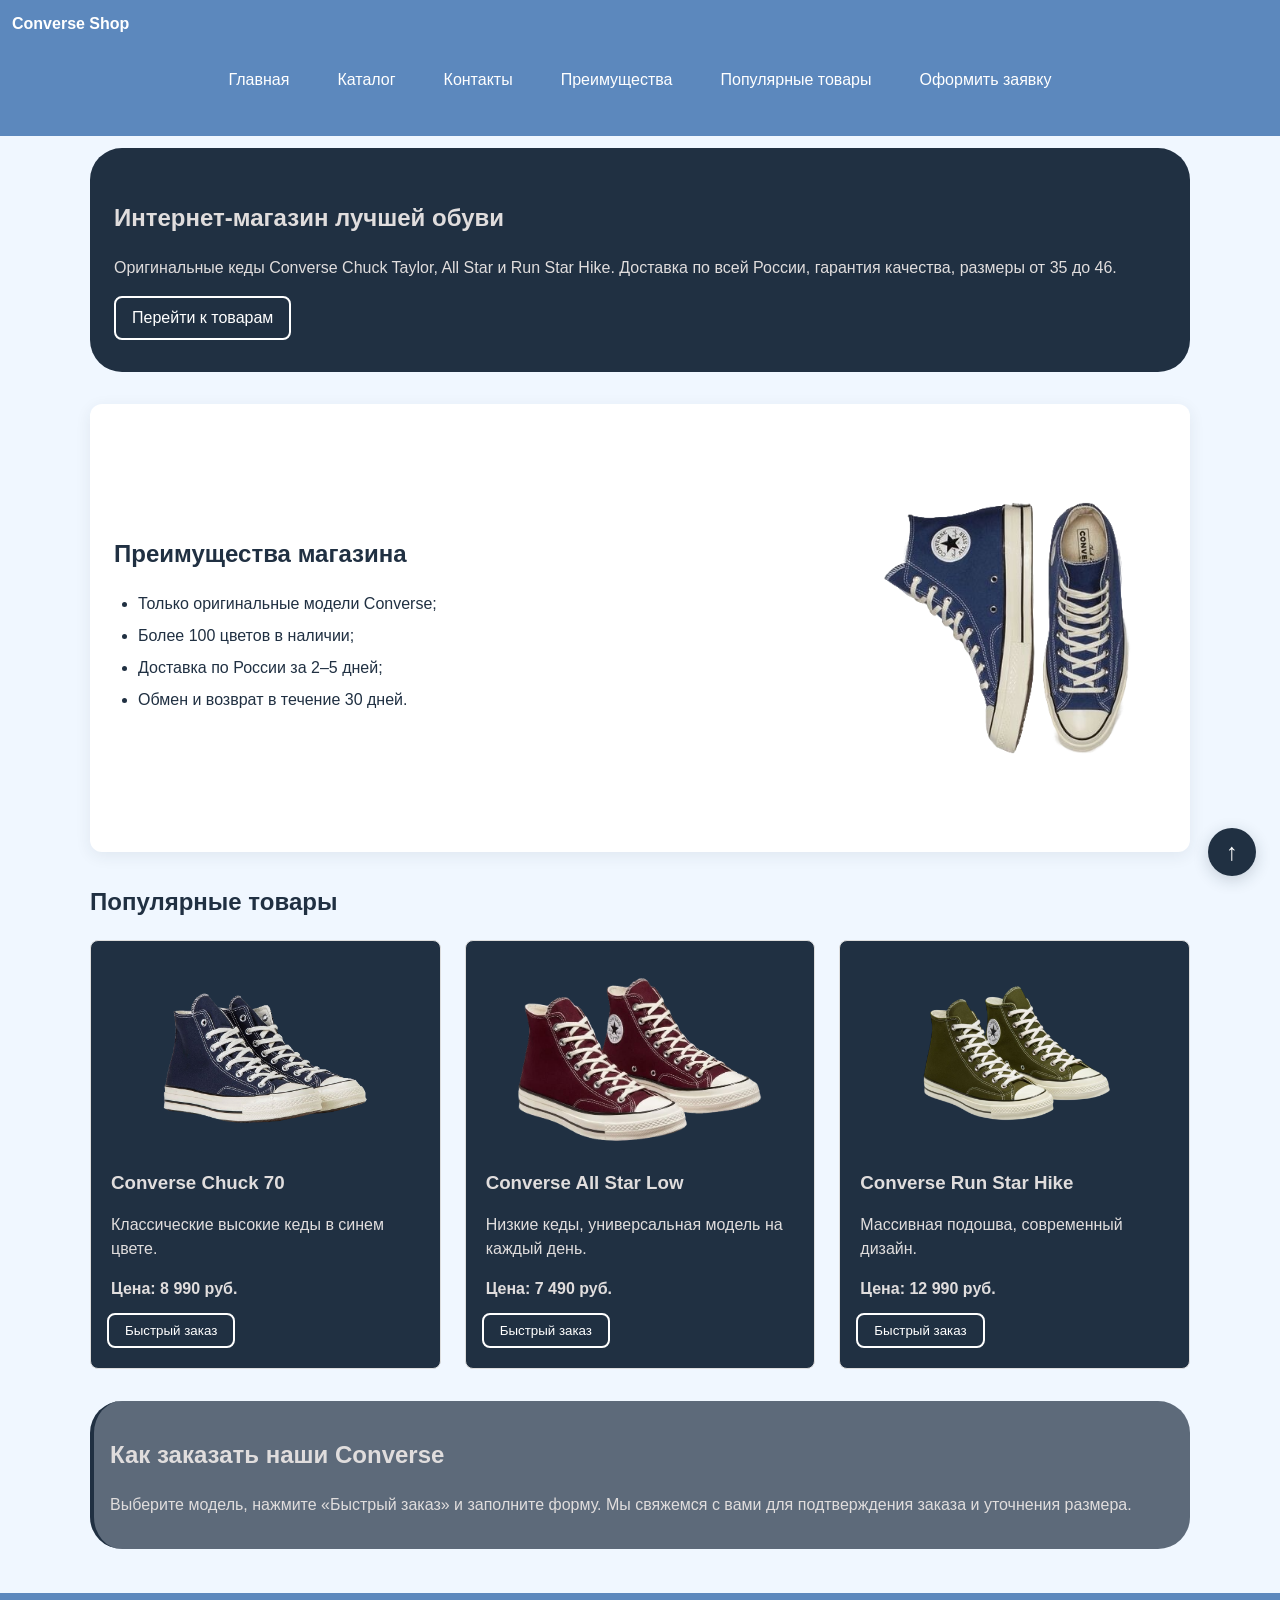
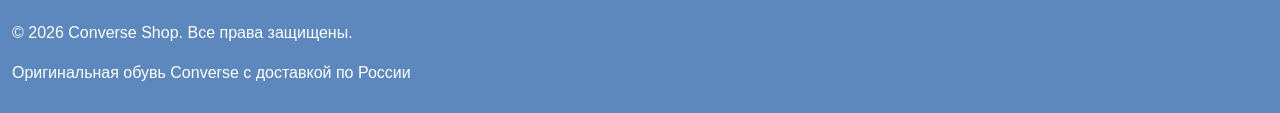
<file: index.html>
<!doctype html>
<html lang="en">
  <head>
    <meta charset="UTF-8" />
    <meta name="viewport" content="width=device-width, initial-scale=1.0" />
    <title>Converse Shop — магазин обуви</title>
    <link rel="stylesheet" href="css/index.css" />
    <script src="js/main.js" defer></script>
  </head>
  <body>
    <header>
      <div class="site-header">
        <a class="site-header__logo" href="index.html">Converse Shop</a>

        <nav class="site-nav">
          <ul class="site-nav__list">
            <li><a href="index.html">Главная</a></li>
            <li><a href="catalog.html">Каталог</a></li>
            <li><a href="contacts.html">Контакты</a></li>
            <li><a href="index.html#advantages">Преимущества</a></li>
            <li><a href="index.html#popular">Популярные товары</a></li>
            <li><a href="order.html">Оформить заявку</a></li>
          </ul>
        </nav>
      </div>
    </header>

    <main>
      <section class="hero">
        <h1>Интернет-магазин лучшей обуви</h1>
        <p>
          Оригинальные кеды Converse Chuck Taylor, All Star и Run Star Hike.
          Доставка по всей России, гарантия качества, размеры от 35 до 46.
        </p>
        <a class="button" href="#popular">Перейти к товарам</a>
      </section>

      <!--Блок преимуществ-->
      <section class="section section--advantages" id="advantages">
        <div class="advantages-content">
          <h2>Преимущества магазина</h2>
          <ul class="advantages-list">
            <li>Только оригинальные модели Converse;</li>
            <li>Более 100 цветов в наличии;</li>
            <li>Доставка по России за 2–5 дней;</li>
            <li>Обмен и возврат в течение 30 дней.</li>
          </ul>
        </div>
        <div class="advantages-image">
          <img src="img/blue_converse-no-bg.png" />
        </div>
      </section>

      <!--Блок популярных товаров-->
      <section class="section" id="popular">
        <h2>Популярные товары</h2>

        <div class="products-grid">
          <article class="product-card">
            <div class="product-card__image">
              <img src="img/item_1_no_bg.png" alt="Converse Chuck 70" />
            </div>
            <h3 class="product-card__title">Converse Chuck 70</h3>
            <p class="product-card__description">
              Классические высокие кеды в синем цвете.
            </p>
            <p class="product-card__price">Цена: 8 990 руб.</p>
            <button
              class="button product-card__button"
              type="button"
              data-product="Converse Chuck 70"
            >
              Быстрый заказ
            </button>
          </article>

          <article class="product-card">
            <div class="product-card__image">
              <img src="img/item_2_no_bg.png" alt="Converse All Star Low" />
            </div>
            <h3 class="product-card__title">Converse All Star Low</h3>
            <p class="product-card__description">
              Низкие кеды, универсальная модель на каждый день.
            </p>
            <p class="product-card__price">Цена: 7 490 руб.</p>
            <button
              class="button product-card__button"
              type="button"
              data-product="Converse All Star Low"
            >
              Быстрый заказ
            </button>
          </article>

          <article class="product-card">
            <div class="product-card__image">
              <img src="img/item_3_no_bg.png" alt="Converse Run Star Hike" />
            </div>
            <h3 class="product-card__title">Converse Run Star Hike</h3>
            <p class="product-card__description">
              Массивная подошва, современный дизайн.
            </p>
            <p class="product-card__price">Цена: 12 990 руб.</p>
            <button
              class="button product-card__button"
              type="button"
              data-product="Converse Run Star Hike"
            >
              Быстрый заказ
            </button>
          </article>
        </div>
      </section>

      <!--Блок для вспомогательной информации-->
      <aside class="aside-info">
        <h2>Как заказать наши Converse</h2>
        <p>
          Выберите модель, нажмите «Быстрый заказ» и заполните форму. Мы
          свяжемся с вами для подтверждения заказа и уточнения размера.
        </p>
      </aside>
    </main>

    <footer>
      <p>&copy; 2026 Converse Shop. Все права защищены.</p>
      <p>Оригинальная обувь Converse с доставкой по России</p>
    </footer>

    <!--Модальное окно с формой-->
    <dialog
      class="order-dialog"
      id="order-dialog"
      aria-labelledby="order-dialog-title"
    >
      <h2 id="order-dialog-title">Оформление заявки</h2>

      <form
        class="order-form"
        id="order-form"
        action="#"
        method="post"
        novalidate
      >
        <input type="hidden" id="selected-product" name="product" />
        <div class="order-form__field">
          <label class="order-form__label" for="order-name">Имя</label>
          <input
            class="order-form__input"
            id="order-name"
            name="name"
            type="text"
            required
          />
        </div>

        <div class="order-form__field">
          <label class="order-form__label" for="order-email">E-mail</label>
          <input
            class="order-form__input"
            id="order-email"
            name="email"
            type="email"
            required
          />
        </div>

        <div class="order-form__actions">
          <button
            class="button button--modal"
            type="button"
            id="close-order-dialog"
          >
            Закрыть
          </button>
          <button class="button button--modal" type="submit">
            Отправить заявку
          </button>
        </div>
      </form>
    </dialog>

    <p class="success-message" id="success-message" hidden>
      Форма успешно отправлена!
    </p>
    <a href="#" class="back-to-top" aria-label="Наверх">&uarr;</a>
  </body>
</html>
</file>
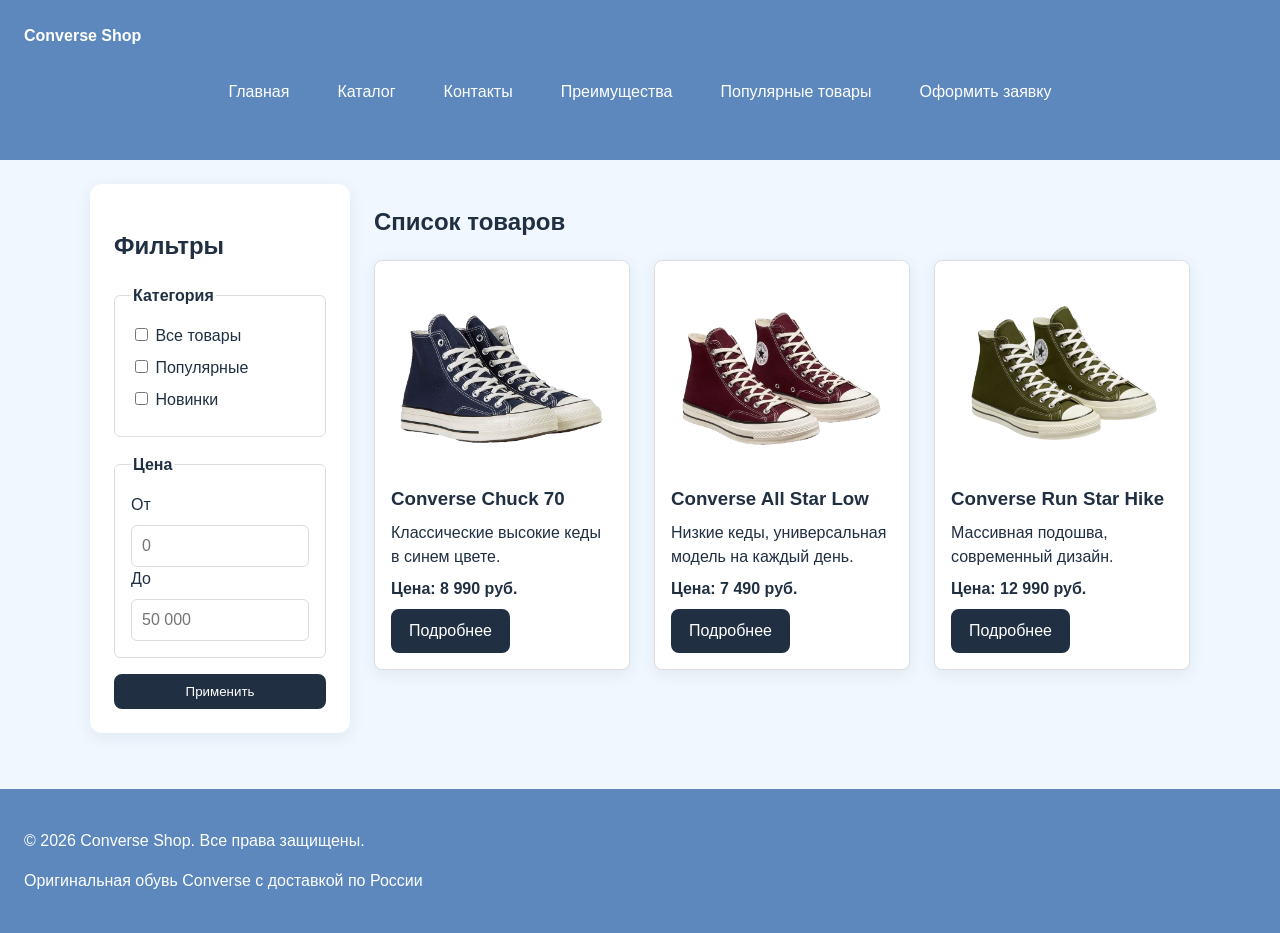
<file: catalog.html>
<!doctype html>
<html lang="ru">
  <head>
    <meta charset="UTF-8" />
    <meta name="viewport" content="width=device-width, initial-scale=1.0" />
    <meta name="description" content="Каталог кроссовок Converse Shop." />
    <title>Каталог — Converse Shop</title>
    <link rel="stylesheet" href="css/catalog.css" />
  </head>
  <body>
    <header>
      <div class="site-header">
        <a class="site-header__logo" href="index.html">Converse Shop</a>

        <nav class="site-nav" aria-label="Основная навигация">
          <ul class="site-nav__list">
            <li><a href="index.html">Главная</a></li>
            <li><a href="catalog.html">Каталог</a></li>
            <li><a href="contacts.html">Контакты</a></li>
            <li><a href="index.html#advantages">Преимущества</a></li>
            <li><a href="index.html#popular">Популярные товары</a></li>
            <li><a href="order.html">Оформить заявку</a></li>
          </ul>
        </nav>
      </div>
    </header>

    <main>
      <section class="catalog-layout">
        <aside class="catalog-filters">
          <h2>Фильтры</h2>

          <form class="filters-form" action="#" method="get">
            <fieldset>
              <legend>Категория</legend>

              <label>
                <input type="checkbox" name="category" value="all" />
                Все товары
              </label>

              <label>
                <input type="checkbox" name="category" value="popular" />
                Популярные
              </label>

              <label>
                <input type="checkbox" name="category" value="new" />
                Новинки
              </label>
            </fieldset>

            <fieldset>
              <legend>Цена</legend>

              <label for="price-from">От</label>
              <input
                id="price-from"
                name="price-from"
                type="number"
                min="0"
                placeholder="0"
              />

              <label for="price-to">До</label>
              <input
                id="price-to"
                name="price-to"
                type="number"
                min="0"
                placeholder="50 000"
              />
            </fieldset>

            <button class="button" type="submit">Применить</button>
          </form>
        </aside>

        <section class="catalog-products">
          <h2>Список товаров</h2>

          <div class="products-grid">
            <article class="product-card">
              <div class="product-card__image">
                <img src="img/item_1_no_bg.png" alt="Converse Chuck 70" />
              </div>
              <h3 class="product-card__title">Converse Chuck 70</h3>
              <p class="product-card__description">
                Классические высокие кеды в синем цвете.
              </p>
              <p class="product-card__price">Цена: 8 990 руб.</p>
              <a class="button product-card__button" href="product.html"
                >Подробнее</a
              >
            </article>

            <article class="product-card">
              <div class="product-card__image">
                <img src="img/item_2_no_bg.png" alt="Converse All Star Low" />
              </div>
              <h3 class="product-card__title">Converse All Star Low</h3>
              <p class="product-card__description">
                Низкие кеды, универсальная модель на каждый день.
              </p>
              <p class="product-card__price">Цена: 7 490 руб.</p>
              <a class="button product-card__button" href="product.html"
                >Подробнее</a
              >
            </article>

            <article class="product-card">
              <div class="product-card__image">
                <img src="img/item_3_no_bg.png" alt="Converse Run Star Hike" />
              </div>
              <h3 class="product-card__title">Converse Run Star Hike</h3>
              <p class="product-card__description">
                Массивная подошва, современный дизайн.
              </p>
              <p class="product-card__price">Цена: 12 990 руб.</p>
              <a class="button product-card__button" href="product.html"
                >Подробнее</a
              >
            </article>
          </div>
        </section>
      </section>
    </main>

    <footer>
      <p>&copy; 2026 Converse Shop. Все права защищены.</p>
      <p>Оригинальная обувь Converse с доставкой по России</p>
    </footer>
  </body>
</html>
</file>
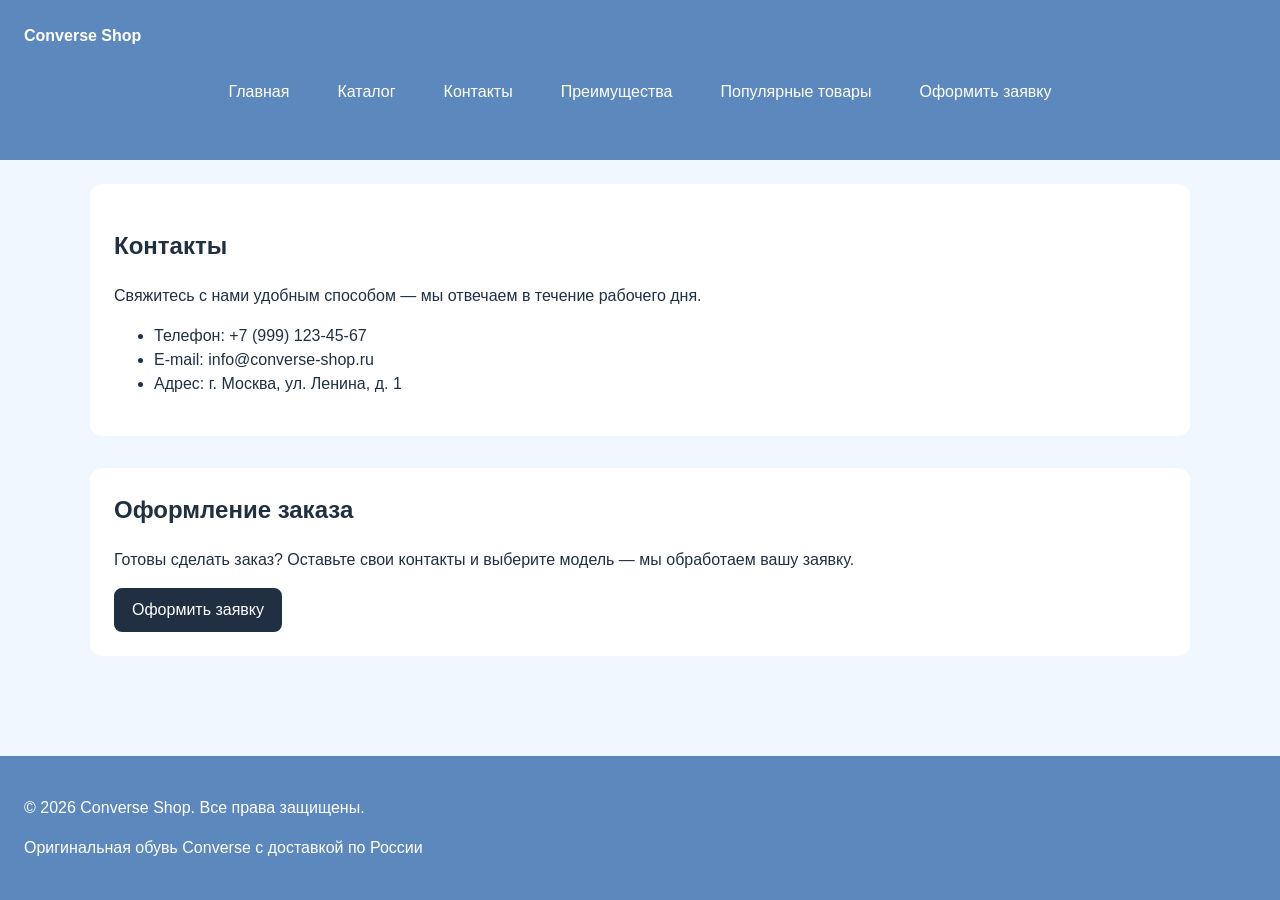
<file: contacts.html>
<!doctype html>
<html lang="ru">
  <head>
    <meta charset="UTF-8" />
    <meta name="viewport" content="width=device-width, initial-scale=1.0" />
    <meta
      name="description"
      content="Контактная информация магазина Converse Shop."
    />
    <title>Контакты — Converse Shop</title>
    <link rel="stylesheet" href="css/contacts.css" />
  </head>
  <body>
    <header>
      <div class="site-header">
        <a class="site-header__logo" href="index.html">Converse Shop</a>

        <nav class="site-nav" aria-label="Основная навигация">
          <ul class="site-nav__list">
            <li><a href="index.html">Главная</a></li>
            <li><a href="catalog.html">Каталог</a></li>
            <li><a href="contacts.html">Контакты</a></li>
            <li><a href="index.html#advantages">Преимущества</a></li>
            <li><a href="index.html#popular">Популярные товары</a></li>
            <li><a href="order.html">Оформить заявку</a></li>
          </ul>
        </nav>
      </div>
    </header>

    <main>
      <section class="section section--card">
        <h1>Контакты</h1>
        <p>
          Свяжитесь с нами удобным способом — мы отвечаем в течение рабочего
          дня.
        </p>

        <ul>
          <li>Телефон: +7 (999) 123-45-67</li>
          <li>E-mail: info@converse-shop.ru</li>
          <li>Адрес: г. Москва, ул. Ленина, д. 1</li>
        </ul>
      </section>

      <section class="section section--card">
        <h2>Оформление заказа</h2>
        <p>
          Готовы сделать заказ? Оставьте свои контакты и выберите модель — мы
          обработаем вашу заявку.
        </p>
        <a class="button" href="order.html">Оформить заявку</a>
      </section>
    </main>

    <footer>
      <p>&copy; 2026 Converse Shop. Все права защищены.</p>
      <p>Оригинальная обувь Converse с доставкой по России</p>
    </footer>
  </body>
</html>
</file>
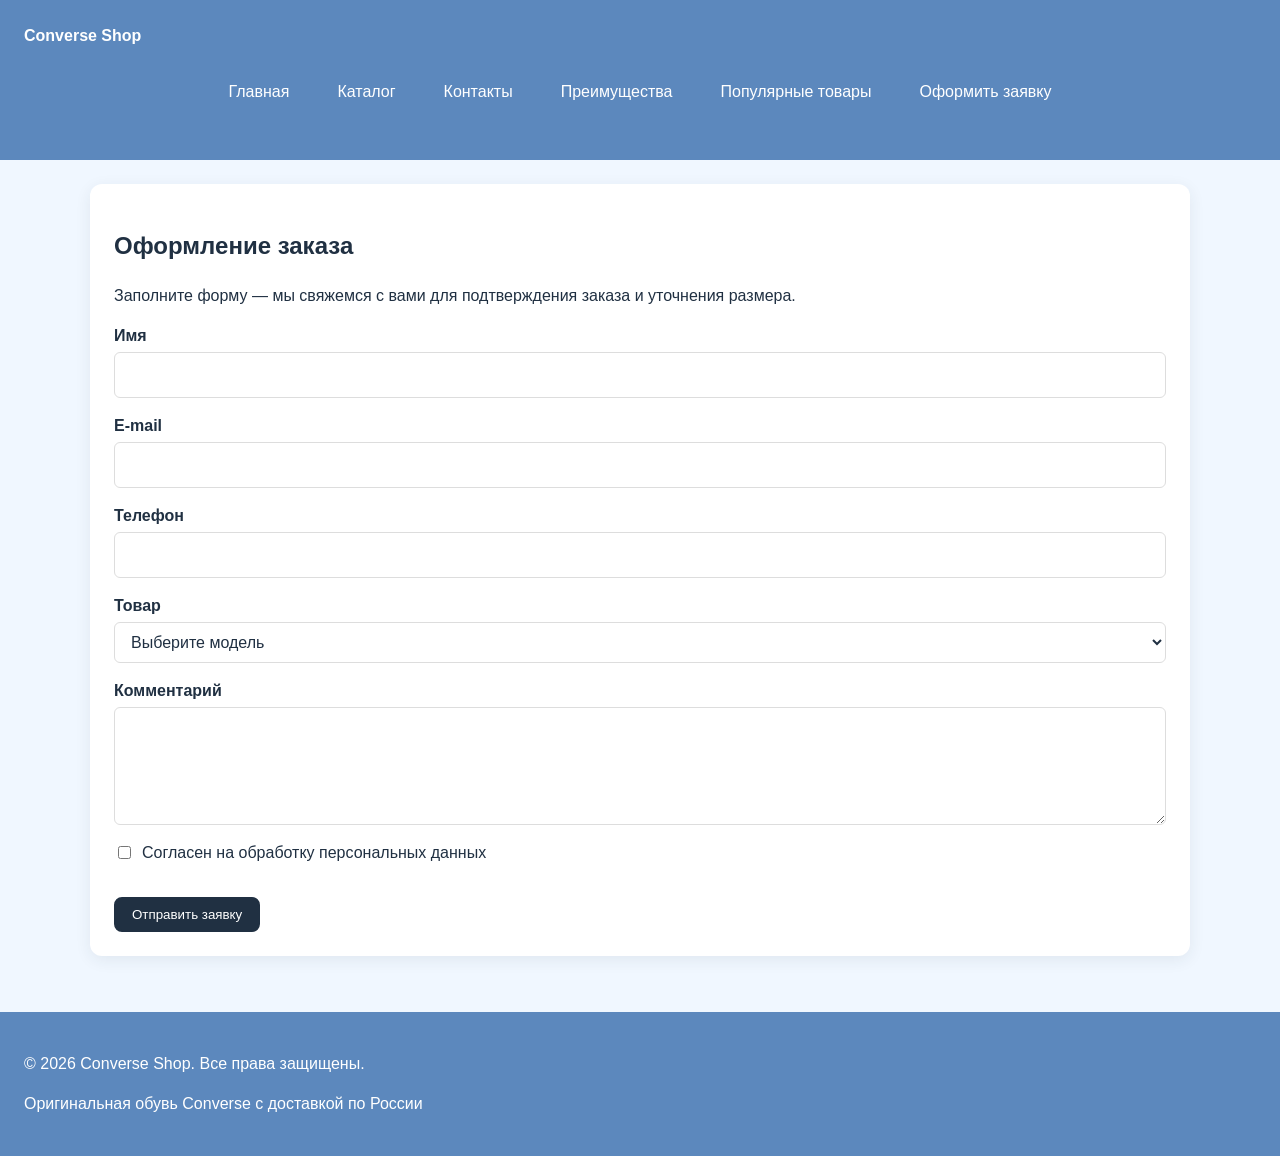
<file: order.html>
<!doctype html>
<html lang="ru">
  <head>
    <meta charset="UTF-8" />
    <meta name="viewport" content="width=device-width, initial-scale=1.0" />
    <meta
      name="description"
      content="Оформление заказа в Converse Shop — форма заявки."
    />
    <title>Оформление заказа — Converse Shop</title>
    <link rel="stylesheet" href="css/order.css" />
  </head>
  <body>
    <header>
      <div class="site-header">
        <a class="site-header__logo" href="index.html">Converse Shop</a>

        <nav class="site-nav" aria-label="Основная навигация">
          <ul class="site-nav__list">
            <li><a href="index.html">Главная</a></li>
            <li><a href="catalog.html">Каталог</a></li>
            <li><a href="contacts.html">Контакты</a></li>
            <li><a href="index.html#advantages">Преимущества</a></li>
            <li><a href="index.html#popular">Популярные товары</a></li>
            <li><a href="order.html">Оформить заявку</a></li>
          </ul>
        </nav>
      </div>
    </header>

    <main>
      <section class="section section--card">
        <h1>Оформление заказа</h1>
        <p>
          Заполните форму — мы свяжемся с вами для подтверждения заказа и
          уточнения размера.
        </p>

        <form class="order-form" action="#" method="post">
          <div class="order-form__field">
            <label class="order-form__label" for="order-name">Имя</label>
            <input
              class="order-form__input"
              id="order-name"
              name="name"
              type="text"
              required
            />
          </div>

          <div class="order-form__field">
            <label class="order-form__label" for="order-email">E-mail</label>
            <input
              class="order-form__input"
              id="order-email"
              name="email"
              type="email"
              required
            />
          </div>

          <div class="order-form__field">
            <label class="order-form__label" for="order-phone">Телефон</label>
            <input
              class="order-form__input"
              id="order-phone"
              name="phone"
              type="tel"
              required
            />
          </div>

          <div class="order-form__field">
            <label class="order-form__label" for="order-product"> Товар </label>
            <select
              class="order-form__select"
              id="order-product"
              name="product"
              required
            >
              <option value="">Выберите модель</option>
              <option value="chuck-70">Converse Chuck 70</option>
              <option value="all-star-low">Converse All Star Low</option>
              <option value="run-star-hike">Converse Run Star Hike</option>
            </select>
          </div>

          <div class="order-form__field">
            <label class="order-form__label" for="order-comment">
              Комментарий
            </label>
            <textarea
              class="order-form__textarea"
              id="order-comment"
              name="comment"
              rows="4"
            ></textarea>
          </div>

          <div class="order-form__field order-form__field--checkbox">
            <label class="order-form__checkbox-label">
              <input type="checkbox" name="agreement" required />
              Согласен на обработку персональных данных
            </label>
          </div>

          <div class="order-form__actions">
            <button class="button" type="submit">Отправить заявку</button>
          </div>
        </form>
      </section>
    </main>

    <footer>
      <p>&copy; 2026 Converse Shop. Все права защищены.</p>
      <p>Оригинальная обувь Converse с доставкой по России</p>
    </footer>
  </body>
</html>
</file>
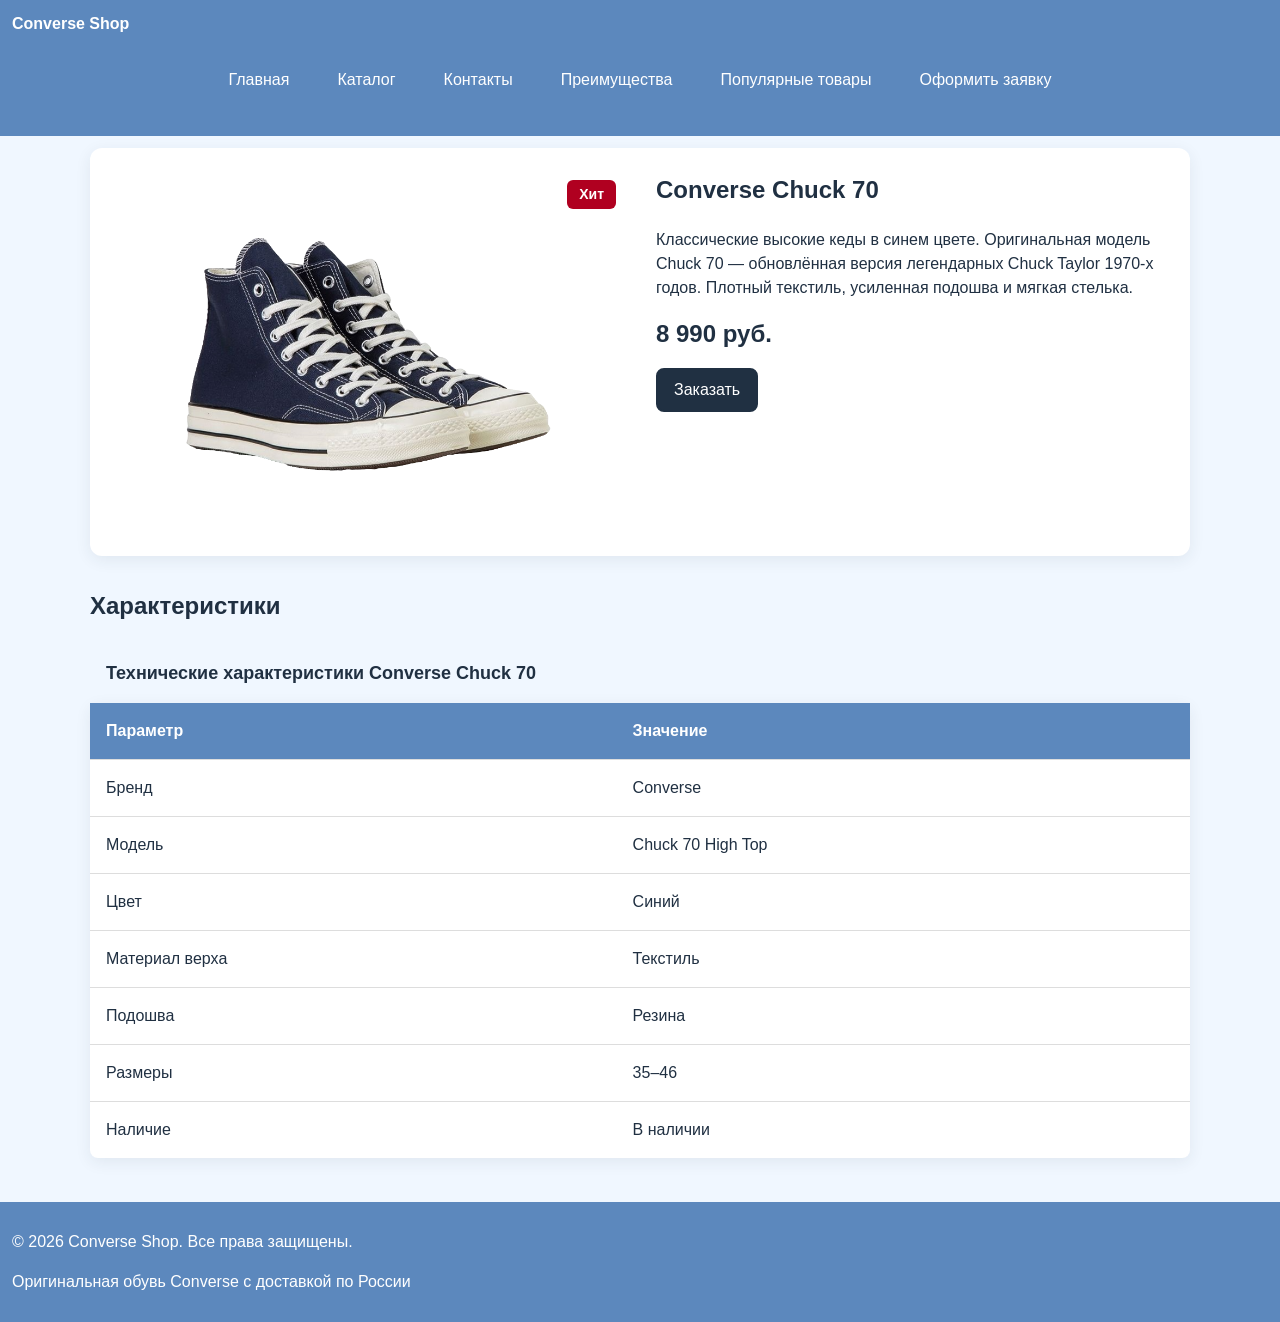
<file: product.html>
<!doctype html>
<html lang="ru">
  <head>
    <meta charset="UTF-8" />
    <meta name="viewport" content="width=device-width, initial-scale=1.0" />
    <meta
      name="description"
      content="Карточка товара Converse Chuck 70 — характеристики, цена, заказ."
    />
    <title>Converse Chuck 70 — Converse Shop</title>
    <link rel="stylesheet" href="css/product.css" />
  </head>
  <body>
    <header>
      <div class="site-header">
        <a class="site-header__logo" href="index.html">Converse Shop</a>

        <nav class="site-nav" aria-label="Основная навигация">
          <ul class="site-nav__list">
            <li><a href="index.html">Главная</a></li>
            <li><a href="catalog.html">Каталог</a></li>
            <li><a href="contacts.html">Контакты</a></li>
            <li><a href="index.html#advantages">Преимущества</a></li>
            <li><a href="index.html#popular">Популярные товары</a></li>
            <li><a href="order.html">Оформить заявку</a></li>
          </ul>
        </nav>
      </div>
    </header>

    <main>
      <section class="section">
        <div class="product-detail">
          <!-- Фото товара с бейджем -->
          <div class="product-detail__image">
            <span class="product-detail__badge">Хит</span>
            <img src="img/item_1_no_bg.png" alt="Converse Chuck 70" />
          </div>

          <!-- Информация о товаре -->
          <div class="product-detail__info">
            <h1>Converse Chuck 70</h1>
            <p class="product-detail__description">
              Классические высокие кеды в синем цвете. Оригинальная модель Chuck
              70 — обновлённая версия легендарных Chuck Taylor 1970-х годов.
              Плотный текстиль, усиленная подошва и мягкая стелька.
            </p>

            <p class="product-detail__price">8 990 руб.</p>

            <a class="button" href="order.html">Заказать</a>
          </div>
        </div>
      </section>

      <!-- Таблица характеристик -->
      <section class="section">
        <h2>Характеристики</h2>

        <table class="product-table">
          <caption>
            Технические характеристики Converse Chuck 70
          </caption>
          <thead>
            <tr>
              <th>Параметр</th>
              <th>Значение</th>
            </tr>
          </thead>
          <tbody>
            <tr>
              <td>Бренд</td>
              <td>Converse</td>
            </tr>
            <tr>
              <td>Модель</td>
              <td>Chuck 70 High Top</td>
            </tr>
            <tr>
              <td>Цвет</td>
              <td>Синий</td>
            </tr>
            <tr>
              <td>Материал верха</td>
              <td>Текстиль</td>
            </tr>
            <tr>
              <td>Подошва</td>
              <td>Резина</td>
            </tr>
            <tr>
              <td>Размеры</td>
              <td>35–46</td>
            </tr>
            <tr>
              <td>Наличие</td>
              <td>В наличии</td>
            </tr>
          </tbody>
        </table>
      </section>
    </main>

    <footer>
      <p>&copy; 2026 Converse Shop. Все права защищены.</p>
      <p>Оригинальная обувь Converse с доставкой по России</p>
    </footer>
  </body>
</html>
</file>
<file: css/index.css>
:root {
  --color-bg: #f0f7ff; /*Фон страницы*/
  --color-text: #e0dddd; /*Основной текст*/
  --color-primary: rgb(32, 48, 66); /*Для hover*/
  --color-border: #dddddd;
  --color-surface-accent: #203042; /*Блок hero*/
  --color-header: rgb(92, 136, 189);
  --color-danger: #b00020; /*Ошибка поля*/
  --color-success: #36cd59; /*Уведомление успеха*/
  --color-white: #ffffff;

  --space-xs: 4px;
  --space-sm: 8px;
  --space-md: 16px;
  --space-lg: 24px;
  --space-xl: 32px;

  --radius-sm: 6px;
  --radius-md: 8px;
  --radius-lg: 12px;

  --container-width: 1100px;
}

/* Базовые стили */

* {
  box-sizing: border-box;
}

body {
  margin: 0;
  min-height: 100vh;
  display: flex;
  flex-direction: column;
  font-family: Arial, sans-serif;
  line-height: 1.5;
  color: var(--color-text);
  background-color: var(--color-bg);
}

main {
  flex: 1;
}

header,
main,
footer {
  padding: var(--radius-lg);
}

header,
footer {
  color: var(--color-white);
  background-color: var(--color-header);
}

footer p {
  color: var(--color-white);
}

/* Общие элементы интерфейса */

a {
  color: var(--color-header);
}

a:hover {
  color: var(--color-white);
}

.site-header__logo {
  font-weight: 700;
  color: var(--color-white);
  text-decoration: none;
}

.site-header__logo:hover {
  color: var(--color-primary);
}

.site-nav__list {
  display: flex;
  flex-wrap: wrap;
  justify-content: center;
  align-items: center;
  gap: var(--space-md);
  padding: var(--space-sm) var(--space-md);
  margin-bottom: 8px;
  list-style: none;
}

.site-nav__list a {
  display: inline-block;
  margin-bottom: 8px;
  padding: var(--space-sm) var(--space-md);
  text-decoration: none;
  color: var(--color-white);
}

.site-nav__list a:hover {
  background-color: var(--color-primary);
  color: var(--color-white);
  border-radius: var(--radius-sm);
}

.section {
  max-width: var(--container-width);
  margin: 0 auto var(--space-xl);
}

.section h2 {
  margin-top: 0;
  color: var(--color-primary);
}

/* Блок преимуществ + фото */

.section--advantages {
  display: flex;
  align-items: center;
  gap: var(--space-xl);
  padding: var(--space-lg);
  background-color: var(--color-white);
  border-radius: var(--radius-lg);
  box-shadow: 0 4px 16px rgba(32, 48, 66, 0.08);
}

.advantages-content {
  flex: 1;
}

.advantages-list {
  padding-left: var(--space-lg);
  margin: 0;
  color: var(--color-primary);
}

.advantages-list li {
  margin-bottom: var(--space-sm);
  color: var(--color-primary);
}

.advantages-image {
  flex: 0 0 320px;
  display: flex;
  justify-content: center;
  align-items: center;
}

.advantages-image img {
  width: 100%;
  height: auto;
  border-radius: var(--radius-md);
  object-fit: cover;
}

/* Кнопки */

.button {
  display: inline-block;
  padding: var(--space-sm) var(--space-md);
  color: var(--color-white);
  background-color: var(--color-primary);
  text-decoration: none;
  cursor: pointer;
  border-radius: var(--space-sm);
  border: #ffffff solid 2px;
}

.button:hover {
  color: var(--color-primary);
  background-color: var(--color-white);
}

/* Кнопки для модального окна */
.button--modal {
  color: var(--color-primary);
  background-color: var(--color-white);
  border: 2px solid var(--color-primary);
}
.button--modal:hover {
  color: var(--color-white);
  background-color: var(--color-primary);
  border-color: var(--color-primary);
}

/* Карточки товаров */

.products-grid {
  display: grid;
  grid-template-columns: repeat(3, 1fr);
  gap: var(--space-lg);
}

.product-card {
  display: flex;
  flex-direction: column;
  gap: var(--space-sm);
  padding: var(--space-md);
  border: 1px solid var(--color-border);
  border-radius: var(--radius-md);
  background-color: var(--color-primary);
  height: 100%; /*Карточки одинаковой высоты */
}

.product-card__button {
  margin-bottom: var(--space-xs);
  align-self: flex-start;
}

.product-card__title,
.product-card__description {
  margin: var(--space-xs);
  color: var(--color-text);
}

.product-card__price {
  margin: var(--space-xs);
  font-weight: 700;
}

.product-card__image {
  width: 100%;
  border-radius: var(--radius-sm);
  display: flex;
  align-items: center;
  justify-content: center;
}

.product-card__image img {
  width: 100%;
  height: 200px;
  object-fit: contain; /* фото вписывается целиком, без обрезки */
}

/* Hero и aside */
.hero {
  max-width: var(--container-width);
  margin: 0 auto var(--space-xl);
  padding: var(--space-xl) var(--space-lg);
  background-color: var(--color-surface-accent);
  border-radius: var(--space-xl);
}

.aside-info {
  max-width: var(--container-width);
  margin: 0 auto var(--space-xl);
  padding: var(--space-md);
  border-left: 4px solid var(--color-primary);
  background-color: rgb(32, 48, 66, 0.7); /* 70% прозрачности */
  border-radius: var(--space-xl);
}

/* Модальное окно и форма */
.order-dialog {
  width: min(100% - 32px, 560px);
  padding: var(--space-lg);
  border: none;
  border-radius: var(--radius-lg);
}

.order-dialog::backdrop {
  background-color: rgba(0, 0, 0, 0.5);
}

.order-form__field {
  margin-bottom: var(--space-md);
}

.order-form__label {
  display: block;
  margin-bottom: var(--space-xs);
}

.order-form__input {
  width: 100%;
  padding: 10px 12px;
  border: 1px solid var(--color-border);
  border-radius: var(--radius-sm);
  font: inherit;
}

.order-form__input:hover,
.order-form__select:hover,
.order-form__textarea:hover {
  border-color: var(--color-primary);
}

.order-form__input:focus-visible,
.order-form__select:focus-visible,
.order-form__textarea:focus-visible {
  outline: 2px solid var(--color-primary);
  outline-offset: 3px;
}

.order-form__actions {
  display: flex;
  gap: var(--space-md);
  margin-top: var(--space-lg);
}

[aria-invalid="true"] {
  border-color: var(--color-danger);
}

.success-message {
  max-width: var(--container-width);
  margin: var(--space-lg) auto;
  padding: var(--space-md);
  background-color: var(--color-success);
  border-radius: var(--radius-md);
  color: var(--color-white);
  position: fixed;
  top: 50%;
  left: 50%;
  transform: translate(-50%, -50%);
  z-index: 1000;
  font-size: 20px;
  font-weight: 700;
  text-align: center;
  min-width: 320px;
}

/* Утилиты */

html {
  scroll-behavior: smooth;
}

/*Переход к блоку по кнопке*/
:target {
  outline: 2px solid var(--color-primary);
  outline-offset: 4px; /*Отступ от линии до края элемента*/
  border-radius: var(--radius-md);
}

/* Кнопка «Наверх» для демонстрации position: fixed */
.back-to-top {
  position: fixed;
  bottom: var(--space-lg);
  right: var(--space-lg);
  width: 48px;
  height: 48px;
  display: flex;
  align-items: center;
  justify-content: center;
  background-color: var(--color-primary);
  color: var(--color-white);
  border-radius: 50%;
  text-decoration: none;
  font-size: 24px;
  box-shadow: 0 4px 16px rgba(32, 48, 66, 0.2);
  z-index: 1000;
}

.back-to-top:hover {
  background-color: var(--color-white);
  color: var(--color-primary);
  border: var(--color-primary) solid 2px;
}

/* Шапка для демонстрации position: stycky прилипает */
header {
  position: sticky;
  top: 0;
  z-index: 100;
}

html {
  scroll-padding-top: 210px; /* При прокрутке к якорю оставляет место под шапку */
}
</file>
<file: css/catalog.css>
:root {
  --color-bg: #f0f7ff;
  --color-text: rgb(32, 48, 66);
  --color-primary: rgb(32, 48, 66);
  --color-border: #dddddd;
  --color-surface-accent: #203042;
  --color-header: rgb(92, 136, 189);
  --color-danger: #b00020;
  --color-success: #36cd59;
  --color-white: #ffffff;

  --space-xs: 4px;
  --space-sm: 8px;
  --space-md: 16px;
  --space-lg: 24px;
  --space-xl: 32px;

  --radius-sm: 6px;
  --radius-md: 8px;
  --radius-lg: 12px;

  --container-width: 1100px;
}

/* Базовые стили */
* {
  box-sizing: border-box;
}

body {
  margin: 0;
  min-height: 100vh;
  display: flex;
  flex-direction: column;
  font-family: Arial, sans-serif;
  line-height: 1.5;
  color: var(--color-text);
  background-color: var(--color-bg);
}

header,
main,
footer {
  padding: var(--space-lg);
}

header,
footer {
  color: var(--color-white);
  background-color: var(--color-header);
}

footer p {
  color: var(--color-white);
}

/* Общие элементы интерфейса */
a {
  color: var(--color-header);
}

a:hover {
  color: var(--color-white);
}

.site-header__logo {
  font-weight: 700;
  color: var(--color-white);
  text-decoration: none;
}

.site-header__logo:hover {
  color: var(--color-primary);
}

.site-nav__list {
  display: flex;
  flex-wrap: wrap;
  justify-content: center;
  align-items: center;
  gap: var(--space-md);
  padding: var(--space-sm) var(--space-md);
  margin-bottom: 8px;
  list-style: none;
}

.site-nav__list a {
  display: inline-block;
  margin-bottom: 8px;
  padding: var(--space-sm) var(--space-md);
  text-decoration: none;
  color: var(--color-white);
}

.site-nav__list a:hover {
  background-color: var(--color-primary);
  color: var(--color-white);
  border-radius: var(--radius-sm);
}

/* Кнопки */
.button {
  display: inline-block;
  padding: var(--space-sm) var(--space-md);
  color: var(--color-white);
  background-color: var(--color-primary);
  text-decoration: none;
  cursor: pointer;
  border-radius: var(--space-sm);
  border: 2px solid var(--color-primary);
}

.button:hover {
  color: var(--color-primary);
  background-color: var(--color-white);
  border-color: var(--color-primary);
}

.button:focus-visible {
  outline: 2px solid var(--color-primary);
  outline-offset: 3px;
}

/* Каталог: сетка фильтров + товары */
.catalog-layout {
  max-width: var(--container-width);
  margin: 0 auto var(--space-xl);
  display: grid;
  grid-template-columns: 260px 1fr;
  grid-template-areas: "filters products";
  gap: var(--space-lg);
}

.catalog-filters {
  grid-area: filters; /*Говорим, в какую ячейку grid area надо встать блоку*/
  padding: var(--space-lg);
  background-color: var(--color-white);
  border-radius: var(--radius-lg);
  box-shadow: 0 4px 16px rgba(32, 48, 66, 0.08);
  height: fit-content; /*Чтоб не растягиваться на всю высоту родителя*/
}

.catalog-products {
  grid-area: products;
}

/* Форма фильтров */
.filters-form {
  display: grid;
  gap: var(--space-md);
}

.filters-form fieldset {
  margin: 0;
  padding: var(--space-md);
  border: 1px solid var(--color-border);
  border-radius: var(--radius-sm);
}

.filters-form legend {
  font-weight: 700;
  color: var(--color-primary);
}

.filters-form label {
  display: block;
  margin-bottom: var(--space-sm);
}

.filters-form input[type="number"] {
  width: 100%;
  padding: 8px 10px;
  border: 1px solid var(--color-border);
  border-radius: var(--radius-sm);
  font: inherit;
}

/* Карточки товаров */
.products-grid {
  display: grid;
  grid-template-columns: repeat(auto-fill, minmax(240px, 1fr));
  gap: var(--space-lg);
}

.product-card {
  display: flex;
  flex-direction: column;
  gap: var(--space-sm);
  padding: var(--space-md);
  background-color: var(--color-white);
  border: 1px solid var(--color-border);
  border-radius: var(--radius-md);
  box-shadow: 0 4px 16px rgba(32, 48, 66, 0.08);
  height: 100%;
}

.product-card__image {
  width: 100%;
  border-radius: var(--radius-sm);
  display: flex;
  align-items: center;
  justify-content: center;
}

.product-card__image img {
  width: 100%;
  height: 200px;
  object-fit: contain;
}

.product-card__title {
  margin: 0;
  color: var(--color-primary);
}

.product-card__description {
  margin: 0;
  color: var(--color-primary);
}

.product-card__price {
  margin: 0;
  font-weight: 700;
  color: var(--color-primary);
}

.product-card__button {
  margin-top: auto;
  align-self: flex-start;
}
</file>
<file: css/contacts.css>
:root {
  --color-bg: #f0f7ff;
  --color-text: rgb(32, 48, 66);
  --color-primary: rgb(32, 48, 66);
  --color-border: #dddddd;
  --color-surface-accent: #203042;
  --color-header: rgb(92, 136, 189);
  --color-danger: #b00020;
  --color-success: #36cd59;
  --color-white: #ffffff;

  --space-xs: 4px;
  --space-sm: 8px;
  --space-md: 16px;
  --space-lg: 24px;
  --space-xl: 32px;

  --radius-sm: 6px;
  --radius-md: 8px;
  --radius-lg: 12px;

  --container-width: 1100px;
}

/* Базовые стили */
* {
  box-sizing: border-box;
}

body {
  margin: 0;
  min-height: 100vh;
  display: flex;
  flex-direction: column;
  font-family: Arial, sans-serif;
  line-height: 1.5;
  color: var(--color-text);
  background-color: var(--color-bg);
}

main {
  flex: 1;
}

header,
main,
footer {
  padding: var(--space-lg);
}

header,
footer {
  color: var(--color-white);
  background-color: var(--color-header);
}

footer p {
  color: var(--color-white);
}

/* Общие элементы интерфейса */
a {
  color: var(--color-header);
}

a:hover {
  color: var(--color-white);
}

.site-header__logo {
  font-weight: 700;
  color: var(--color-white);
  text-decoration: none;
}

.site-header__logo:hover {
  color: var(--color-primary);
}

.site-nav__list {
  display: flex;
  flex-wrap: wrap;
  justify-content: center;
  align-items: center;
  gap: var(--space-md);
  padding: var(--space-sm) var(--space-md);
  margin-bottom: 8px;
  list-style: none;
}

.site-nav__list a {
  display: inline-block;
  margin-bottom: 8px;
  padding: var(--space-sm) var(--space-md);
  text-decoration: none;
  color: var(--color-white);
}

.site-nav__list a:hover {
  background-color: var(--color-primary);
  color: var(--color-white);
  border-radius: var(--radius-sm);
}

.section {
  max-width: var(--container-width);
  margin: 0 auto var(--space-xl);
}

.section h2 {
  margin-top: 0;
  color: var(--color-primary);
}
/* Белая карточка для контента страницы */
.section--card {
  padding: var(--space-lg);
  background-color: var(--color-white);
  border-radius: var(--radius-lg);
}

/* Кнопки */
.button {
  display: inline-block;
  padding: var(--space-sm) var(--space-md);
  color: var(--color-white);
  background-color: var(--color-primary);
  text-decoration: none;
  cursor: pointer;
  border-radius: var(--space-sm);
  border: 2px solid var(--color-primary);
}

.button:hover {
  color: var(--color-primary);
  background-color: var(--color-white);
  border-color: var(--color-primary);
}
</file>
<file: css/order.css>
:root {
  --color-bg: #f0f7ff;
  --color-text: rgb(32, 48, 66);
  --color-primary: rgb(32, 48, 66);
  --color-border: #dddddd;
  --color-surface-accent: #203042;
  --color-header: rgb(92, 136, 189);
  --color-danger: #b00020;
  --color-success: #36cd59;
  --color-white: #ffffff;

  --space-xs: 4px;
  --space-sm: 8px;
  --space-md: 16px;
  --space-lg: 24px;
  --space-xl: 32px;

  --radius-sm: 6px;
  --radius-md: 8px;
  --radius-lg: 12px;

  --container-width: 1100px;
}

/* Базовые стили */
* {
  box-sizing: border-box;
}

body {
  margin: 0;
  min-height: 100vh;
  display: flex;
  flex-direction: column;
  font-family: Arial, sans-serif;
  line-height: 1.5;
  color: var(--color-text);
  background-color: var(--color-bg);
}

main {
  flex: 1; /* Для прижатия footer к низу */
}

/* Шапка прилиапает при прокрутке (просто для демонстрации position: sticky)*/
header {
  position: sticky;
  top: 0;
  z-index: 100;
}

header,
main,
footer {
  padding: var(--space-lg);
}

header,
footer {
  color: var(--color-white);
  background-color: var(--color-header);
}

footer p {
  color: var(--color-white);
}

/* Общие элементы интерфейса */
a {
  color: var(--color-header);
}

a:hover {
  color: var(--color-white);
}

.site-header__logo {
  font-weight: 700;
  color: var(--color-white);
  text-decoration: none;
}

.site-header__logo:hover {
  color: var(--color-primary);
}

.site-nav__list {
  display: flex;
  flex-wrap: wrap;
  justify-content: center;
  align-items: center;
  gap: var(--space-md);
  padding: var(--space-sm) var(--space-md);
  margin-bottom: 8px;
  list-style: none;
}

.site-nav__list a {
  display: inline-block;
  margin-bottom: 8px;
  padding: var(--space-sm) var(--space-md);
  text-decoration: none;
  color: var(--color-white);
}

.site-nav__list a:hover {
  background-color: var(--color-primary);
  color: var(--color-whitee);
  border-radius: var(--radius-sm);
}

.section {
  max-width: var(--container-width);
  margin: 0 auto var(--space-xl);
}

/* Кнопки */
.button {
  display: inline-block;
  padding: var(--space-sm) var(--space-md);
  color: var(--color-white);
  background-color: var(--color-primary);
  text-decoration: none;
  cursor: pointer;
  border-radius: var(--space-sm);
  border: 2px solid var(--color-primary);
}

.button:focus-visible {
  outline: 2px solid var(--color-primary);
  outline-offset: 3px;
}

.button:hover {
  color: var(--color-primary);
  background-color: var(--color-white);
  border-color: var(--color-primary);
}

/* Белая карточка для формы */

.section--card {
  padding: var(--space-lg);
  background-color: var(--color-white);
  border-radius: var(--radius-lg);
  box-shadow: 0 4px 16px rgba(32, 48, 66, 0.08);
}

/* Форма заявки */

.order-form {
  display: grid;
  gap: var(--space-md);
}

.order-form__field {
  display: grid;
  gap: var(--space-xs);
}

.order-form__field--checkbox {
  display: block;
}

.order-form__label {
  font-weight: 700;
  color: var(--color-primary);
}

.order-form__input,
.order-form__select,
.order-form__textarea {
  width: 100%;
  padding: 10px 12px;
  border: 1px solid var(--color-border);
  border-radius: var(--radius-sm);
  font: inherit;
  color: var(--color-primary);
  background-color: var(--color-white);
}

.order-form__input:hover,
.order-form__select:hover,
.order-form__textarea:hover {
  border-color: var(--color-primary);
}

.order-form__input:focus-visible,
.order-form__select:focus-visible,
.order-form__textarea:focus-visible {
  outline: 2px solid var(--color-primary);
  outline-offset: 3px;
}

.order-form__checkbox-label {
  display: flex;
  gap: var(--space-sm);
  align-items: center;
  color: var(--color-primary);
}

.order-form__actions {
  margin-top: var(--space-md);
}
</file>
<file: css/product.css>
:root {
  --color-bg: #f0f7ff; /*Фон страницы*/
  --color-text: #e0dddd; /*Основной текст*/
  --color-primary: rgb(32, 48, 66); /*Для hover*/
  --color-border: #dddddd;
  --color-surface-accent: #203042; /*Блок hero*/
  --color-header: rgb(92, 136, 189);
  --color-danger: #b00020; /*Ошибка поля*/
  --color-success: #36cd59; /*Уведомление успеха*/
  --color-white: #ffffff;

  --space-xs: 4px;
  --space-sm: 8px;
  --space-md: 16px;
  --space-lg: 24px;
  --space-xl: 32px;

  --radius-sm: 6px;
  --radius-md: 8px;
  --radius-lg: 12px;

  --container-width: 1100px;
}

/* Базовые стили */
* {
  box-sizing: border-box;
}

body {
  margin: 0;
  min-height: 100vh;
  display: flex;
  flex-direction: column;
  font-family: Arial, sans-serif;
  line-height: 1.5;
  color: var(--color-text);
  background-color: var(--color-bg);
}

main {
  flex: 1;
}

header {
  position: sticky;
  top: 0;
  z-index: 1000;
}
header,
main,
footer {
  padding: var(--radius-lg);
}

header,
footer {
  color: var(--color-white);
  background-color: var(--color-header);
}

footer p {
  color: var(--color-white);
}

/* Общие элементы интерфейса */
a {
  color: var(--color-header);
}

a:hover {
  color: var(--color-white);
}

.site-header__logo {
  font-weight: 700;
  color: var(--color-white);
  text-decoration: none;
}

.site-header__logo:hover {
  color: var(--color-primary);
}

.site-nav__list {
  display: flex;
  flex-wrap: wrap;
  justify-content: center;
  align-items: center;
  gap: var(--space-md);
  padding: var(--space-sm) var(--space-md);
  margin-bottom: 8px;
  list-style: none;
}

.site-nav__list a {
  display: inline-block;
  margin-bottom: 8px;
  padding: var(--space-sm) var(--space-md);
  text-decoration: none;
  color: var(--color-white);
}

.site-nav__list a:hover {
  background-color: var(--color-primary);
  color: var(--color-surface);
  border-radius: var(--radius-sm);
}

.section {
  max-width: var(--container-width);
  margin: 0 auto var(--space-xl);
}

.section h2 {
  margin-top: 0;
  color: var(--color-primary);
}
/* Белая карточка для контента страницы */
.section--card {
  padding: var(--space-lg);
  background-color: var(--color-white);
  border-radius: var(--radius-lg);
}

/* Кнопки */
.button {
  display: inline-block;
  padding: var(--space-sm) var(--space-md);
  color: var(--color-white);
  background-color: var(--color-primary);
  text-decoration: none;
  cursor: pointer;
  border-radius: var(--space-sm);
  border: 2px solid var(--color-primary);
}

.button:hover {
  color: var(--color-primary);
  background-color: var(--color-white);
  border-color: var(--color-primary);
}
.button:focus-visible {
  outline: 2px solid var(--color-primary);
  outline-offset: 3px;
}

/* Утилиты */
html {
  scroll-behavior: smooth;
}

:target {
  outline: 2px solid var(--color-primary);
  outline-offset: 4px;
  border-radius: var(--radius-md);
}

/* Карточка товара */

.product-detail {
  display: grid;
  grid-template-columns: 1fr 1fr;
  gap: var(--space-xl);
  align-items: start;
  padding: var(--space-lg);
  background-color: var(--color-white);
  border-radius: var(--radius-lg);
  box-shadow: 0 4px 16px rgba(32, 48, 66, 0.08);
}

.product-detail__image {
  position: relative;
  display: flex;
  align-items: center;
  justify-content: center;
}

.product-detail__image img {
  width: 100%;
  max-width: 400px;
  height: auto;
  object-fit: contain;
}

.product-detail__badge {
  position: absolute;
  top: var(--space-sm);
  right: var(--space-sm);
  padding: 4px 12px;
  background-color: var(--color-danger, #b00020);
  color: var(--color-white);
  border-radius: var(--radius-sm);
  font-size: 14px;
  font-weight: 700;
  z-index: 1;
}

.product-detail__info h1 {
  margin-top: 0;
  color: var(--color-primary);
}

.product-detail__description {
  color: var(--color-primary);
}

.product-detail__price {
  font-size: 24px;
  font-weight: 700;
  color: var(--color-primary);
  margin: var(--space-md) 0;
}

/* Таблица характеристик */

.product-table {
  width: 100%;
  border-collapse: collapse;
  background-color: var(--color-white);
  border-radius: var(--radius-md);
  box-shadow: 0 4px 16px rgba(32, 48, 66, 0.08);
}

.product-table caption {
  text-align: left;
  padding: var(--space-md);
  font-weight: 700;
  color: var(--color-primary);
  font-size: 18px;
}

.product-table th,
.product-table td {
  padding: var(--space-md);
  text-align: left;
  border-bottom: 1px solid var(--color-border);
  color: var(--color-primary);
}

.product-table thead th {
  background-color: var(--color-header);
  color: var(--color-white);
}

.product-table tbody tr:last-child td {
  border-bottom: none;
}
</file>
